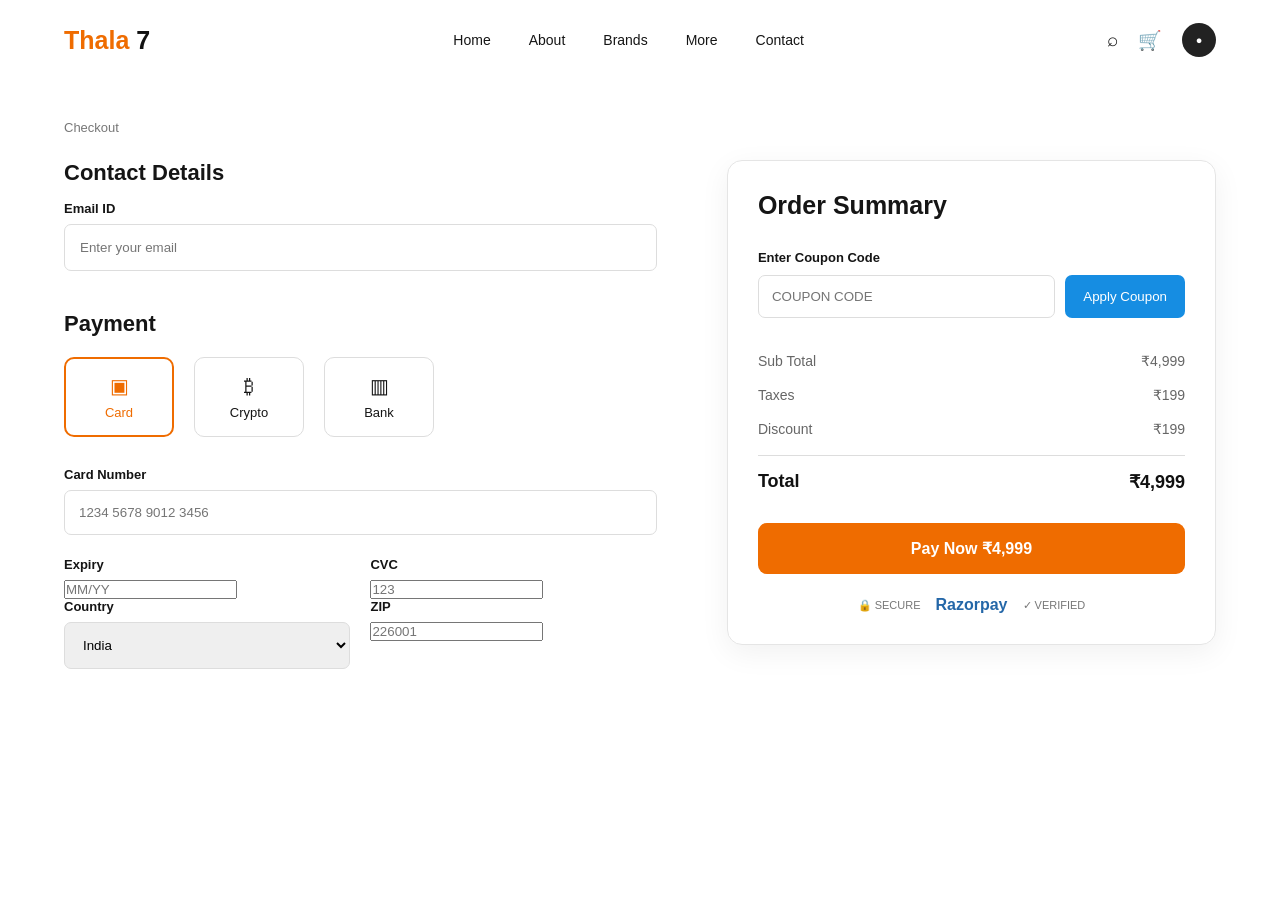
<file: payment.html>
<!DOCTYPE html>
<html lang="en">

<head>
    <meta charset="UTF-8">
    <meta name="viewport" content="width=device-width, initial-scale=1.0">
    <title>Checkout | Thala 7</title>
    <link rel="stylesheet" href="style.css">
</head>

<body>

    <header>
        <nav class="navbar">

            <a href="index.html" class="logo">Thala <span>7</span></a>

            <ul class="nav-menu">
                <li><a href="index.html">Home</a></li>
                <li><a href="#">About</a></li>
                <li><a href="#">Brands</a></li>
                <li><a href="#">More</a></li>
                <li><a href="#">Contact</a></li>
            </ul>

            <div class="nav-icons">
                <a href="#">⌕</a>
                <a href="cart.html">🛒</a>
                <a href="#" class="profile">●</a>
            </div>

        </nav>
    </header>


    <main class="checkout-page">

        <p class="checkout-label">Checkout</p>

        <section class="checkout-layout">

            <!-- LEFT -->

            <div class="payment-left">

                <h2>Contact Details</h2>

                <label for="email">Email ID</label>

                <input type="email" id="email" class="email-input" placeholder="Enter your email">


                <h2 class="payment-heading">Payment</h2>


                <div class="payment-methods">

                    <div class="method active">
                        <span>▣</span>
                        <p>Card</p>
                    </div>

                    <div class="method">
                        <span>₿</span>
                        <p>Crypto</p>
                    </div>

                    <div class="method">
                        <span>▥</span>
                        <p>Bank</p>
                    </div>

                </div>


                <div class="card-form">

                    <label for="card">Card Number</label>

                    <input type="text" id="card" placeholder="1234 5678 9012 3456">


                    <div class="form-row">

                        <div>
                            <label for="expiry">Expiry</label>
                            <input type="text" id="expiry" placeholder="MM/YY">
                        </div>

                        <div>
                            <label for="cvc">CVC</label>
                            <input type="text" id="cvc" placeholder="123">
                        </div>

                    </div>


                    <div class="form-row">

                        <div>
                            <label for="country">Country</label>

                            <select id="country">
                                <option>India</option>
                                <option>USA</option>
                                <option>UK</option>
                            </select>
                        </div>

                        <div>
                            <label for="zip">ZIP</label>

                            <input type="text" id="zip" placeholder="226001">
                        </div>

                    </div>

                </div>

            </div>


            <!-- RIGHT -->

            <div class="summary-card checkout-summary">

                <h2>Order Summary</h2>

                <label for="checkout-coupon">
                    Enter Coupon Code
                </label>

                <div class="coupon">

                    <input type="text" id="checkout-coupon" placeholder="COUPON CODE">

                    <button>Apply Coupon</button>

                </div>


                <div class="summary-row">
                    <span>Sub Total</span>
                    <span>₹4,999</span>
                </div>

                <div class="summary-row">
                    <span>Taxes</span>
                    <span>₹199</span>
                </div>

                <div class="summary-row">
                    <span>Discount</span>
                    <span>₹199</span>
                </div>

                <div class="summary-row total">
                    <span>Total</span>
                    <span>₹4,999</span>
                </div>


                <button class="pay-btn">
                    Pay Now ₹4,999
                </button>


                <div class="payment-icons">
                    <span>🔒 SECURE</span>
                    <strong>Razorpay</strong>
                    <span>✓ VERIFIED</span>
                </div>

            </div>

        </section>

    </main>

</body>

</html>
</file>
<file: style.css>
/* =========================
   RESET
========================= */

* {
    margin: 0;
    padding: 0;
    box-sizing: border-box;
}

html {
    scroll-behavior: smooth;
}

body {
    font-family: Arial, Helvetica, sans-serif;
    color: #151515;
    background: #ffffff;
}

a {
    text-decoration: none;
    color: inherit;
}

button,
input,
select {
    font-family: inherit;
}


/* =========================
   NAVBAR
========================= */

header {
    width: 100%;
    background: #fff;
}

.navbar {
    width: 90%;
    max-width: 1250px;
    height: 80px;
    margin: auto;

    display: flex;
    align-items: center;
    justify-content: space-between;
}

.logo {
    font-size: 25px;
    font-weight: 800;
    color: #ef6c00;
}

.logo span {
    color: #111;
}

.nav-menu {
    display: flex;
    align-items: center;
    gap: 38px;

    list-style: none;
}

.nav-menu a {
    font-size: 14px;
    font-weight: 500;

    transition: 0.3s;
}

.nav-menu a:hover {
    color: #ef6c00;
}

.nav-icons {
    display: flex;
    align-items: center;
    gap: 20px;
}

.nav-icons a {
    font-size: 19px;
}

.profile {
    width: 34px;
    height: 34px;

    display: flex;
    align-items: center;
    justify-content: center;

    border-radius: 50%;
    background: #222;
    color: white;

    font-size: 11px !important;
}


/* =========================
   LANDING PAGE
========================= */

.hero {
    width: 90%;
    max-width: 1250px;
    min-height: 560px;
    margin: auto;

    display: flex;
    align-items: center;
    justify-content: space-between;
}

.hero-content {
    width: 45%;
}

.brand-name {
    font-size: 19px;
    font-weight: 800;
    letter-spacing: 5px;
    margin-bottom: 18px;
}

.hero-content h1 {
    max-width: 570px;

    font-size: 58px;
    line-height: 1.04;

    margin-bottom: 22px;
}

.hero-content h1 span {
    display: block;
    color: #ef6c00;
}

.hero-description {
    width: 90%;
    max-width: 480px;

    color: #666;
    font-size: 16px;
    line-height: 1.6;

    margin-bottom: 30px;
}

.shop-btn {
    display: inline-block;

    padding: 15px 38px;

    background: #111;
    color: white;

    border-radius: 30px;

    font-size: 15px;
    font-weight: 600;

    transition: 0.3s;
}

.shop-btn:hover {
    background: #ef6c00;
    transform: translateY(-2px);
}

.hero-image {
    width: 50%;

    display: flex;
    justify-content: center;
    align-items: center;
}

.hero-image img {
    width: 100%;
    max-width: 570px;
    height: 400px;

    object-fit: cover;

    border-radius: 30px;
}


/* =========================
   SERVICE SECTION
========================= */

.services {
    width: 100%;
    min-height: 125px;

    background: #ef6c00;

    display: flex;
    align-items: center;
    justify-content: space-evenly;
}

.service-item {
    display: flex;
    align-items: center;
    gap: 13px;

    color: white;
}

.service-icon {
    font-size: 32px;
}

.service-item h3 {
    font-size: 23px;
    margin-bottom: 3px;
}

.service-item p {
    font-size: 14px;
}


/* =========================
   PRODUCT PAGE
========================= */

.product-page {
    width: 90%;
    max-width: 1250px;
    margin: auto;
}

.breadcrumb {
    margin: 25px 0;

    color: #777;
    font-size: 13px;
}

.product-main {
    min-height: 480px;

    display: flex;
    align-items: center;
    justify-content: space-between;
    gap: 60px;
}

.product-left {
    width: 48%;
}

.main-product-image {
    width: 100%;
    height: 420px;

    display: flex;
    justify-content: center;
    align-items: center;

    overflow: hidden;
}

.main-product-image img {
    width: 90%;
    height: 100%;

    object-fit: cover;
    border-radius: 25px;
}

.product-info {
    width: 48%;
}

.small-brand {
    color: #ef6c00;
    font-size: 13px;
    font-weight: 700;

    letter-spacing: 2px;

    margin-bottom: 12px;
}

.product-info h1 {
    font-size: 38px;
    line-height: 1.15;

    margin-bottom: 18px;
}

.product-description {
    color: #666;
    line-height: 1.6;

    margin-bottom: 25px;
}

.price-section {
    display: flex;
    align-items: center;
    gap: 20px;

    margin-bottom: 30px;
}

.price-section strong {
    color: #e86b00;
    font-size: 34px;
}

.price-section del {
    color: #777;
    font-size: 15px;
}

.discount {
    margin-left: 10px;

    color: green;
    font-weight: 600;
}

.price-section p {
    color: #777;
    font-size: 13px;
    margin-top: 5px;
}

.quantity-row {
    display: flex;
    align-items: center;
    gap: 25px;
}

.quantity {
    display: flex;
    align-items: center;

    border: 1px solid #ddd;
    border-radius: 8px;

    overflow: hidden;
}

.quantity button {
    width: 40px;
    height: 45px;

    border: none;
    background: #f5f5f5;

    cursor: pointer;
}

.quantity span {
    width: 40px;
    text-align: center;
}

.cart-btn {
    padding: 15px 35px;

    border-radius: 8px;

    background: #ef6c00;
    color: white;

    font-weight: 600;

    transition: 0.3s;
}

.cart-btn:hover {
    background: #111;
}


/* =========================
   GALLERY
========================= */

.gallery {
    display: flex;
    gap: 25px;

    overflow-x: auto;

    padding: 25px 0 40px;
}

.gallery-item {
    min-width: 150px;
    height: 120px;

    border: 1px solid #ddd;
    border-radius: 12px;

    overflow: hidden;
}

.gallery-item img {
    width: 100%;
    height: 100%;

    object-fit: cover;
}


/* =========================
   CART PAGE
========================= */

.cart-page {
    width: 90%;
    max-width: 1250px;
    margin: 40px auto;
}

.cart-page>h1 {
    font-size: 38px;
    margin-bottom: 45px;
}

.cart-layout {
    display: flex;
    align-items: flex-start;
    gap: 60px;
}

.cart-left {
    width: 60%;
    overflow-x: auto;
}

.cart-left table {
    width: 100%;
    border-collapse: collapse;
}

.cart-left th {
    text-align: left;

    padding-bottom: 20px;

    color: #777;
    font-size: 13px;
}

.cart-left td {
    padding: 18px 5px;

    border-top: 1px solid #eee;

    font-size: 14px;
}

.cart-product {
    display: flex;
    align-items: center;
    gap: 15px;

    min-width: 260px;
}

.cart-product img {
    width: 70px;
    height: 60px;

    object-fit: cover;

    border-radius: 8px;
}

.table-quantity {
    display: flex;
    align-items: center;
    gap: 12px;
}

.table-quantity button {
    width: 25px;
    height: 25px;

    border: 1px solid #ddd;
    background: white;

    border-radius: 4px;

    cursor: pointer;
}

.remove {
    border: none;
    background: transparent;

    color: #d33;
    font-size: 20px;

    cursor: pointer;
}


/* =========================
   ORDER SUMMARY
========================= */

.summary-card {
    width: 40%;
    padding: 30px;

    border: 1px solid #e5e5e5;
    border-radius: 15px;

    box-shadow: 0 8px 30px rgba(0, 0, 0, 0.06);
}

.summary-card h2 {
    font-size: 25px;
    margin-bottom: 30px;
}

.summary-card label {
    display: block;

    font-size: 13px;
    font-weight: 600;

    margin-bottom: 10px;
}

.coupon {
    display: flex;
    gap: 10px;

    margin-bottom: 35px;
}

.coupon input {
    min-width: 0;
    flex: 1;

    padding: 13px;

    border: 1px solid #ddd;
    border-radius: 7px;

    outline: none;
}

.coupon input:focus {
    border-color: #ef6c00;
}

.coupon button {
    padding: 0 18px;

    border: none;
    border-radius: 7px;

    background: #168de2;
    color: white;

    cursor: pointer;
}

.summary-row {
    display: flex;
    justify-content: space-between;

    margin-bottom: 18px;

    color: #666;
    font-size: 14px;
}

.summary-row.total {
    color: #111;

    font-size: 18px;
    font-weight: 700;

    padding-top: 15px;
    border-top: 1px solid #ddd;
}

.pay-btn {
    display: block;

    width: 100%;

    padding: 16px;

    margin-top: 30px;

    border: none;
    border-radius: 9px;

    background: #ef6c00;
    color: white;

    text-align: center;

    font-size: 16px;
    font-weight: 700;

    cursor: pointer;

    transition: 0.3s;
}

.pay-btn:hover {
    background: #111;
}

.payment-icons {
    display: flex;
    justify-content: center;
    align-items: center;
    gap: 15px;

    margin-top: 22px;

    color: #777;
    font-size: 11px;
}

.payment-icons strong {
    color: #2467a8;
    font-size: 16px;
}

.continue {
    display: inline-block;

    margin-top: 50px;

    font-weight: 600;
}

.continue:hover {
    color: #ef6c00;
}


/* =========================
   CHECKOUT PAGE
========================= */

.checkout-page {
    width: 90%;
    max-width: 1250px;

    margin: 40px auto;
}

.checkout-label {
    color: #777;
    font-size: 13px;

    margin-bottom: 25px;
}

.checkout-layout {
    display: flex;
    align-items: flex-start;

    gap: 70px;
}

.payment-left {
    width: 55%;
}

.payment-left h2 {
    font-size: 22px;
    margin-bottom: 15px;
}

.payment-left label {
    display: block;

    font-size: 13px;
    font-weight: 600;

    margin-bottom: 8px;
}

.email-input {
    width: 100%;

    padding: 15px;

    border: 1px solid #ddd;
    border-radius: 7px;

    outline: none;

    margin-bottom: 40px;
}

.email-input:focus,
.card-form input:focus,
.card-form select:focus {
    border-color: #ef6c00;
}

.payment-heading {
    margin-bottom: 20px !important;
}

.payment-methods {
    display: flex;
    gap: 20px;

    margin-bottom: 30px;
}

.method {
    width: 110px;
    height: 80px;

    border: 1px solid #ddd;
    border-radius: 10px;

    display: flex;
    flex-direction: column;
    align-items: center;
    justify-content: center;

    gap: 7px;

    cursor: pointer;
}

.method span {
    font-size: 20px;
}

.method p {
    font-size: 13px;
}

.method.active {
    border: 2px solid #ef6c00;
    color: #ef6c00;
}

.card-form>input,
.card-form select {
    width: 100%;

    padding: 14px;

    border: 1px solid #ddd;
    border-radius: 7px;

    outline: none;

    margin-bottom: 22px;
}

.form-row {
    display: flex;
    gap: 20px;
}

.form-row>div {
    width: 50%;
}

.checkout-summary {
    width: 45%;
}


/* =========================
   RESPONSIVE DESIGN
========================= */

@media (max-width: 900px) {

    .nav-menu {
        gap: 15px;
    }

    .hero {
        flex-direction: column;
        padding: 50px 0;
    }

    .hero-content,
    .hero-image {
        width: 100%;
    }

    .hero-content {
        margin-bottom: 40px;
    }

    .hero-content h1 {
        font-size: 45px;
    }

    .hero-image img {
        height: 350px;
    }

    .services {
        flex-wrap: wrap;
        gap: 30px;
        padding: 25px;
    }

    .product-main {
        flex-direction: column;
    }

    .product-left,
    .product-info {
        width: 100%;
    }

    .cart-layout,
    .checkout-layout {
        flex-direction: column;
    }

    .cart-left,
    .summary-card,
    .payment-left,
    .checkout-summary {
        width: 100%;
    }
}


@media (max-width: 600px) {

    .navbar {
        height: auto;
        padding: 20px 0;

        flex-wrap: wrap;
        gap: 20px;
    }

    .nav-menu {
        order: 3;

        width: 100%;

        justify-content: center;
        flex-wrap: wrap;
    }

    .nav-icons {
        margin-left: auto;
    }

    .hero {
        min-height: auto;
        padding: 40px 0;
    }

    .hero-content h1 {
        font-size: 38px;
    }

    .hero-description {
        width: 100%;
    }

    .hero-image img {
        height: 280px;
    }

    .services {
        flex-direction: column;
        align-items: flex-start;
        padding-left: 25%;
    }

    .product-info h1 {
        font-size: 30px;
    }

    .quantity-row {
        flex-direction: column;
        align-items: flex-start;
    }

    .cart-page>h1 {
        font-size: 30px;
    }

    .summary-card {
        padding: 22px;
    }

    .form-row {
        flex-direction: column;
    }

    .form-row>div {
        width: 100%;
    }

    .payment-methods {
        gap: 10px;
    }

    .method {
        width: 90px;
    }
}
</file>
